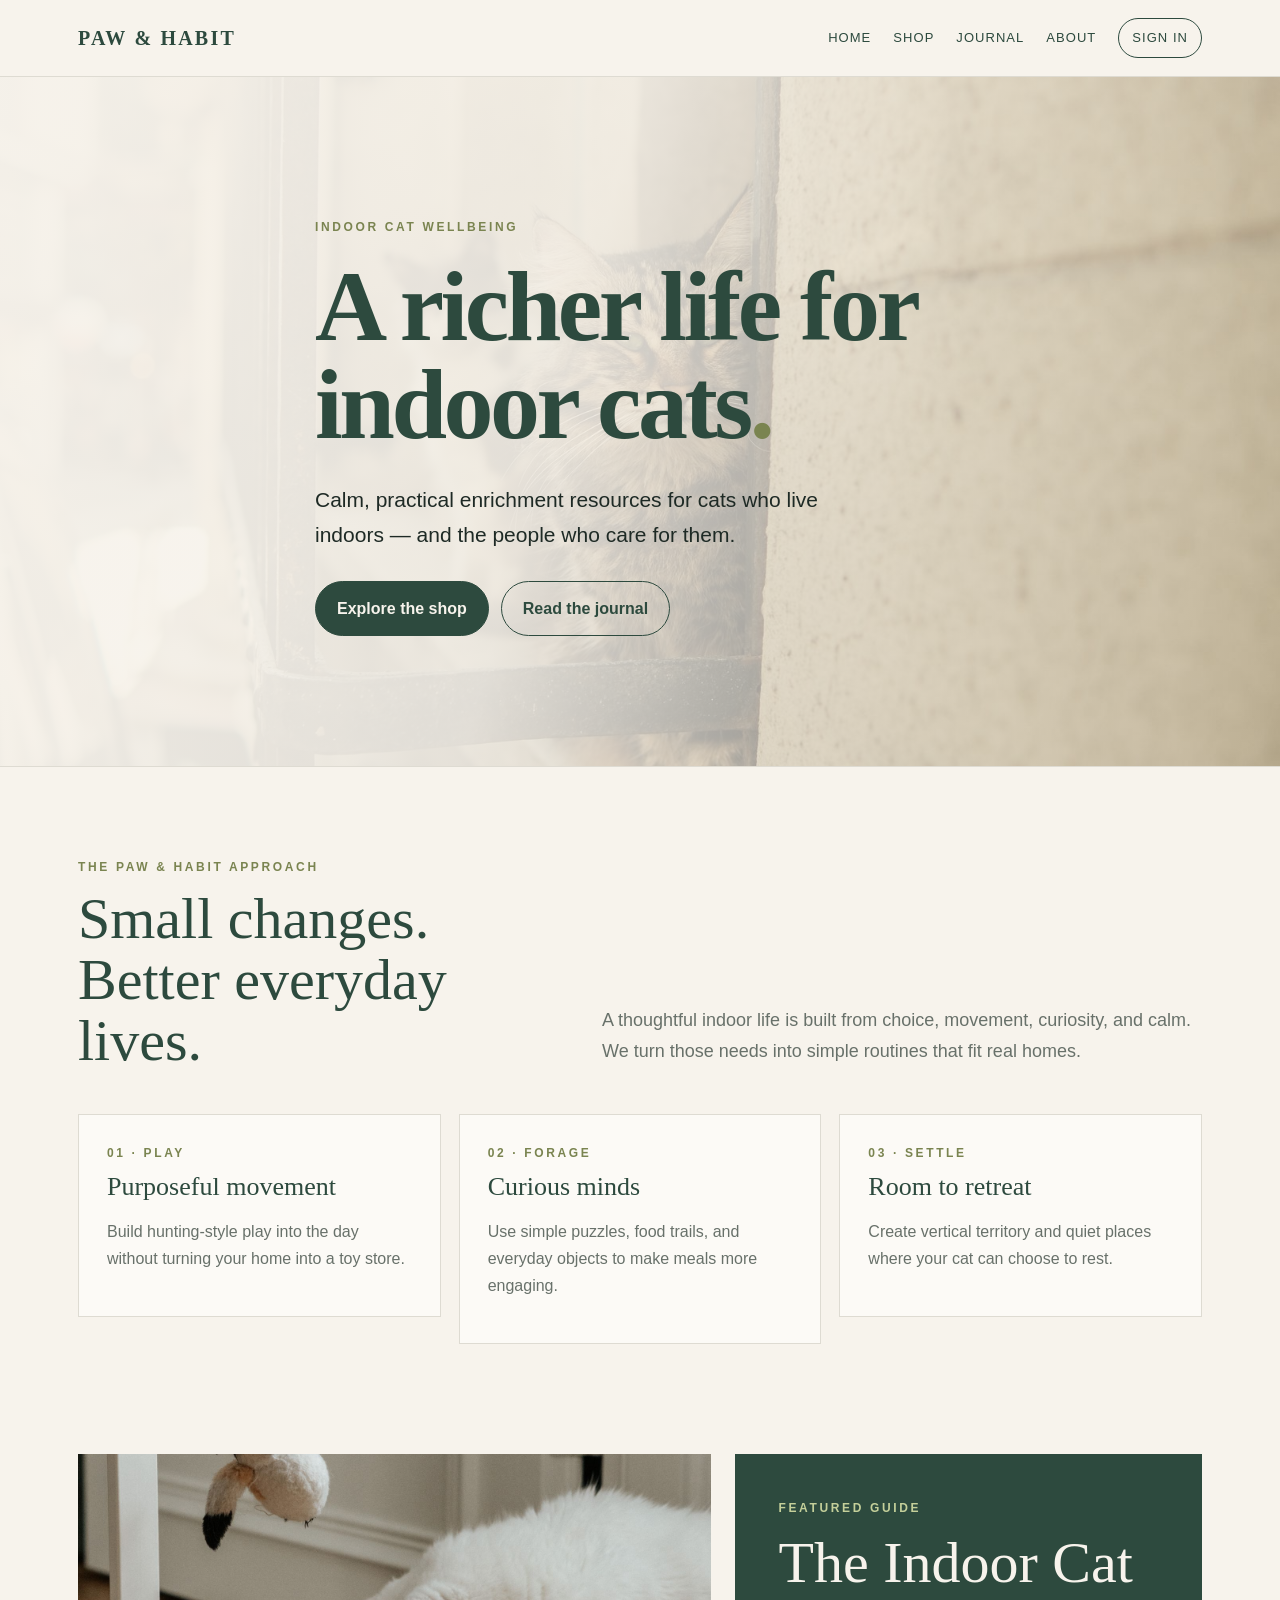
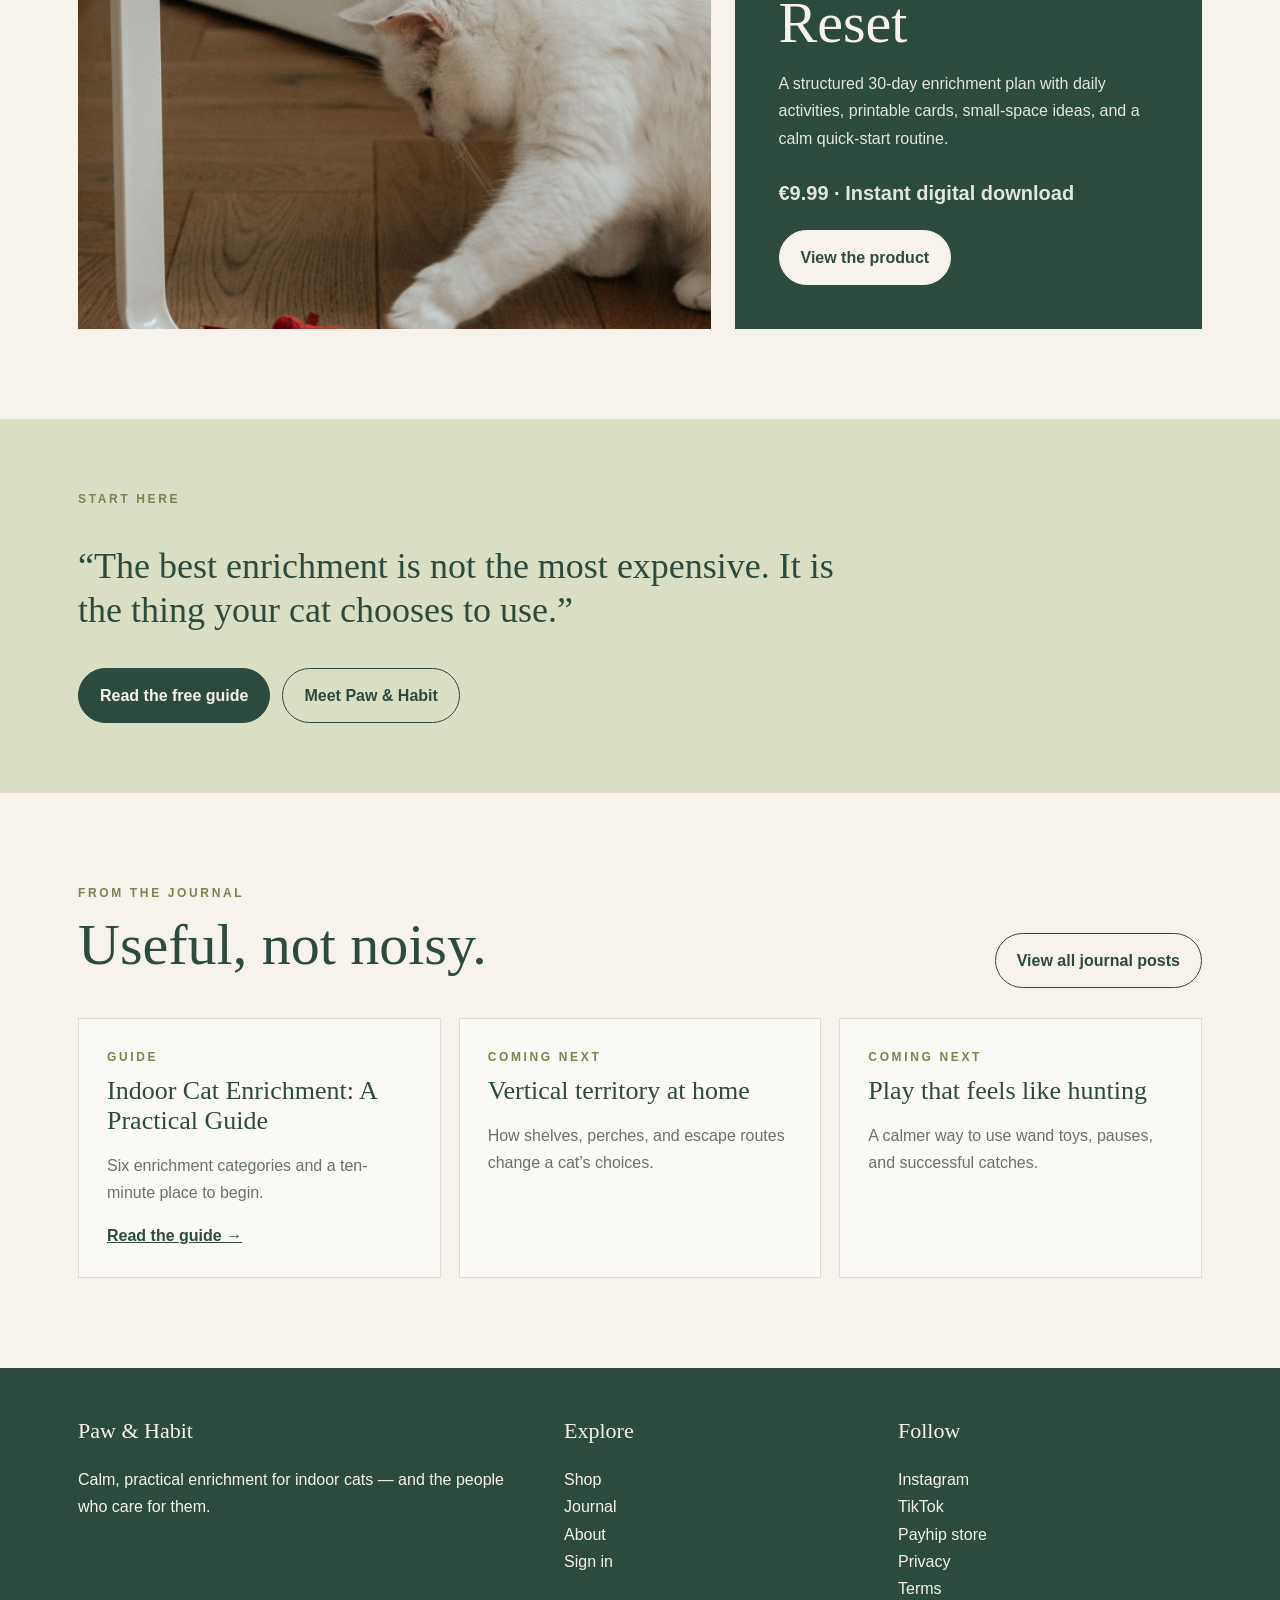
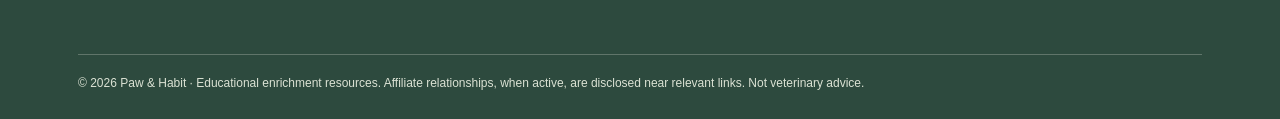
<file: index.html>
<!doctype html><html lang="en"><head><meta charset="utf-8"><meta name="viewport" content="width=device-width,initial-scale=1"><title>Paw &amp; Habit — Better habits for happier indoor cats</title><meta name="description" content="Thoughtful enrichment, practical routines, and useful resources for indoor cats."><link rel="stylesheet" href="styles.css"></head><body><div id="site-header"></div><main><section class="hero"><div class="container"><div class="hero-inner"><div class="eyebrow">Indoor cat wellbeing</div><h1>A richer life for indoor cats<span>.</span></h1><p class="hero-lede">Calm, practical enrichment resources for cats who live indoors — and the people who care for them.</p><div class="actions"><a class="button" href="shop.html">Explore the shop</a><a class="button alt" href="journal.html">Read the journal</a></div></div></div></section><section class="section"><div class="container"><div class="section-head"><div><div class="eyebrow">The Paw &amp; Habit approach</div><h2>Small changes.<br>Better everyday lives.</h2></div><p class="section-intro">A thoughtful indoor life is built from choice, movement, curiosity, and calm. We turn those needs into simple routines that fit real homes.</p></div><div class="cards"><a class="card-link" href="journal.html"><article class="card"><div class="eyebrow">01 · Play</div><h3>Purposeful movement</h3><p>Build hunting-style play into the day without turning your home into a toy store.</p></article></a><a class="card-link" href="journal.html"><article class="card"><div class="eyebrow">02 · Forage</div><h3>Curious minds</h3><p>Use simple puzzles, food trails, and everyday objects to make meals more engaging.</p></article></a><a class="card-link" href="journal.html"><article class="card"><div class="eyebrow">03 · Settle</div><h3>Room to retreat</h3><p>Create vertical territory and quiet places where your cat can choose to rest.</p></article></a></div></div></section><section class="section" style="padding-top:20px"><div class="container"><div class="feature-grid"><div class="feature-image" role="img" aria-label="Cat playing indoors"></div><div class="feature-copy"><div class="eyebrow" style="color:#c4cf9a">Featured guide</div><h2>The Indoor Cat Reset</h2><p>A structured 30-day enrichment plan with daily activities, printable cards, small-space ideas, and a calm quick-start routine.</p><p class="price">€9.99 · Instant digital download</p><a class="button light" href="https://payhip.com/b/gD8AM">View the product</a></div></div></div></section><section class="band"><div class="container"><div class="eyebrow">Start here</div><p class="quote">“The best enrichment is not the most expensive. It is the thing your cat chooses to use.”</p><div class="actions"><a class="button" href="indoor-cat-enrichment-guide.html">Read the free guide</a><a class="button alt" href="about.html">Meet Paw &amp; Habit</a></div></div></section><section class="section"><div class="container"><div class="section-head"><div><div class="eyebrow">From the journal</div><h2>Useful, not noisy.</h2></div><a class="button alt" href="journal.html">View all journal posts</a></div><div class="cards"><article class="card"><div class="eyebrow">Guide</div><h3>Indoor Cat Enrichment: A Practical Guide</h3><p>Six enrichment categories and a ten-minute place to begin.</p><a href="indoor-cat-enrichment-guide.html" style="color:var(--forest);font-weight:bold">Read the guide →</a></article><article class="card"><div class="eyebrow">Coming next</div><h3>Vertical territory at home</h3><p>How shelves, perches, and escape routes change a cat’s choices.</p></article><article class="card"><div class="eyebrow">Coming next</div><h3>Play that feels like hunting</h3><p>A calmer way to use wand toys, pauses, and successful catches.</p></article></div></div></section></main><div id="site-footer"></div><script src="site.js"></script></body></html>
</file>
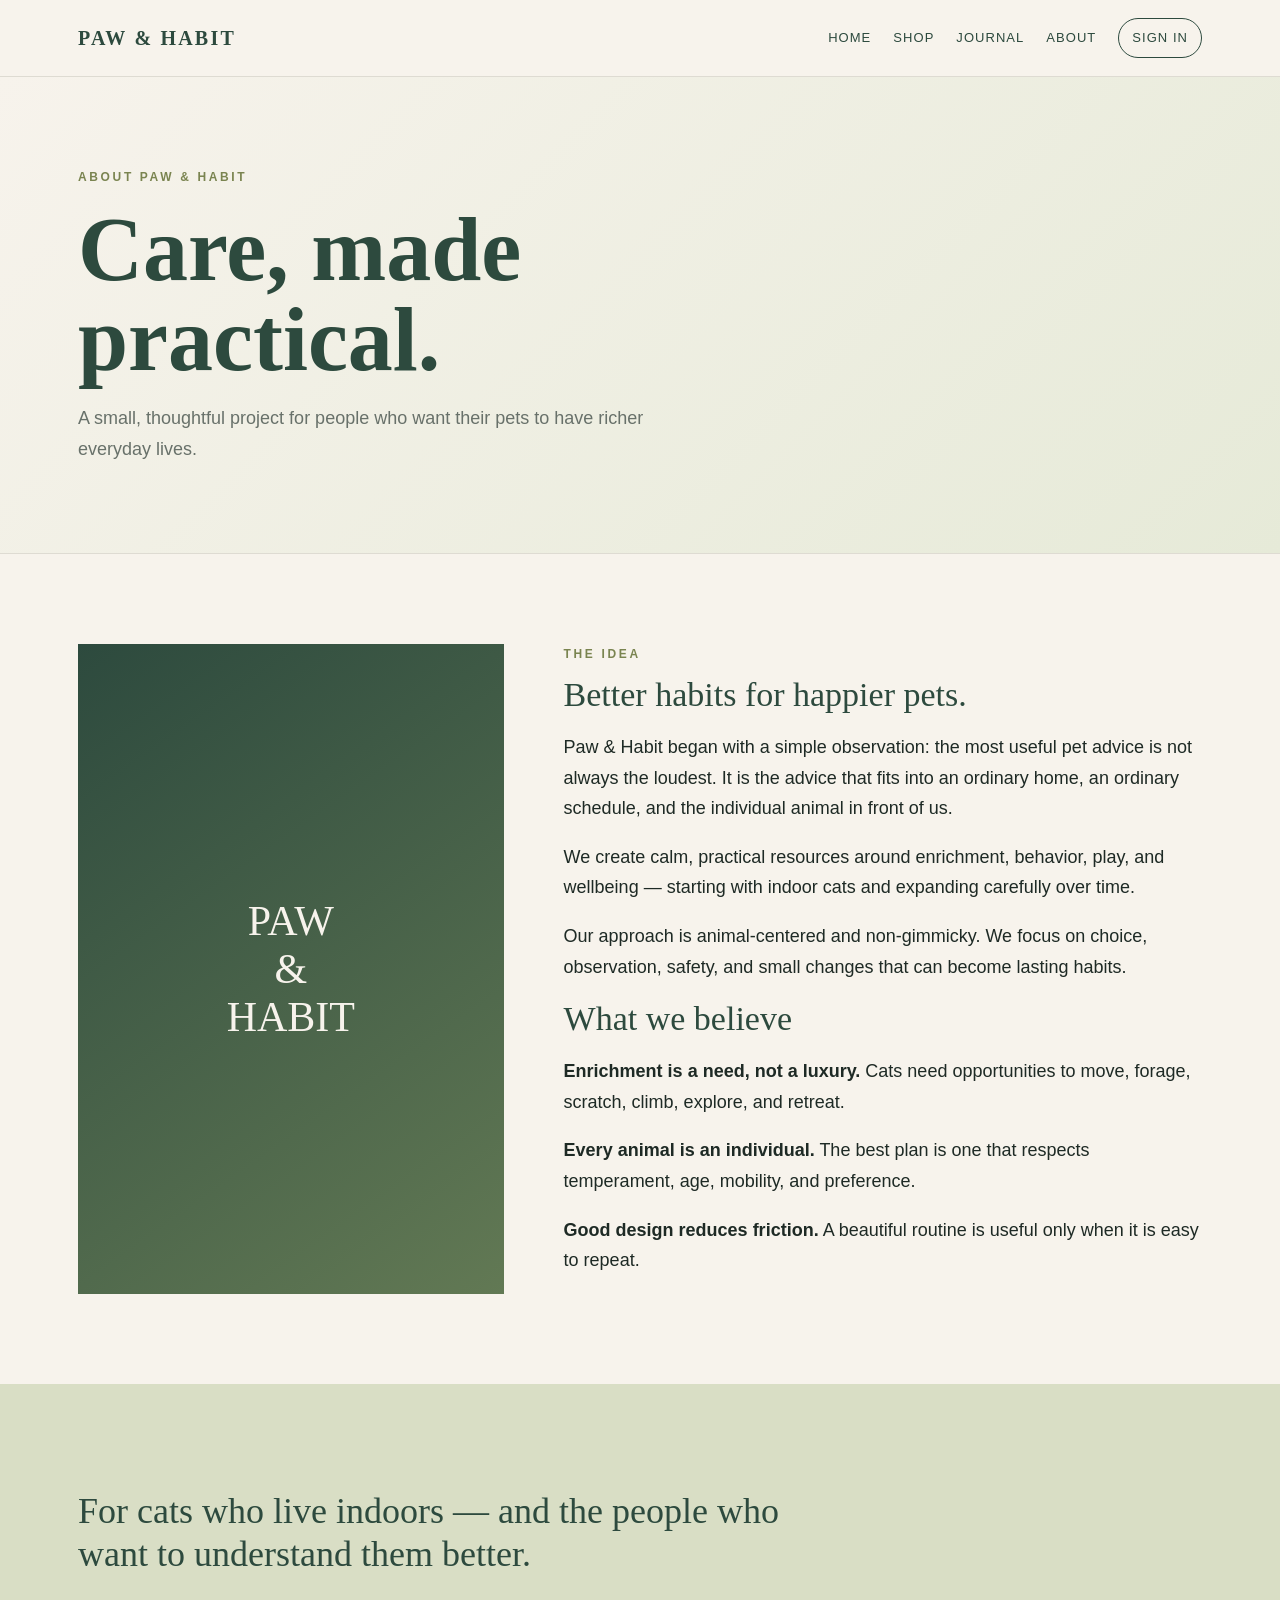
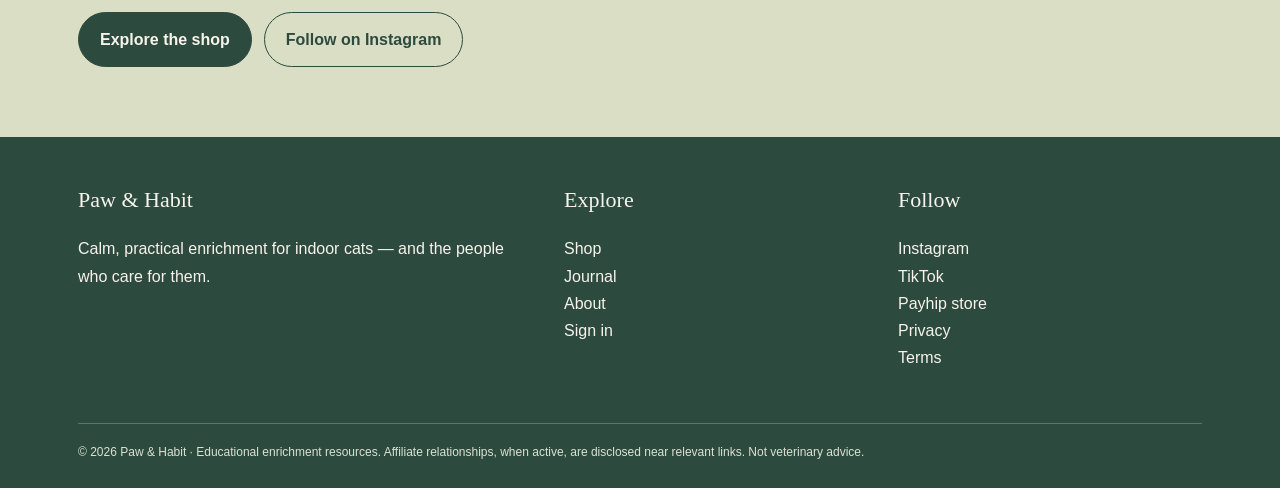
<file: about.html>
<!doctype html><html lang="en"><head><meta charset="utf-8"><meta name="viewport" content="width=device-width,initial-scale=1"><title>About — Paw &amp; Habit</title><meta name="description" content="The story and principles behind Paw & Habit."><link rel="stylesheet" href="styles.css"></head><body><div id="site-header"></div><main><section class="page-hero"><div class="container"><div class="eyebrow">About Paw &amp; Habit</div><h1>Care, made<br>practical.</h1><p class="section-intro">A small, thoughtful project for people who want their pets to have richer everyday lives.</p></div></section><section class="section"><div class="container"><div class="about-grid"><div class="about-mark">PAW<br>&amp;<br>HABIT</div><div class="prose"><div class="eyebrow">The idea</div><h2>Better habits for happier pets.</h2><p>Paw &amp; Habit began with a simple observation: the most useful pet advice is not always the loudest. It is the advice that fits into an ordinary home, an ordinary schedule, and the individual animal in front of us.</p><p>We create calm, practical resources around enrichment, behavior, play, and wellbeing — starting with indoor cats and expanding carefully over time.</p><p>Our approach is animal-centered and non-gimmicky. We focus on choice, observation, safety, and small changes that can become lasting habits.</p><h2>What we believe</h2><p><strong>Enrichment is a need, not a luxury.</strong> Cats need opportunities to move, forage, scratch, climb, explore, and retreat.</p><p><strong>Every animal is an individual.</strong> The best plan is one that respects temperament, age, mobility, and preference.</p><p><strong>Good design reduces friction.</strong> A beautiful routine is useful only when it is easy to repeat.</p></div></div></div></section><section class="band"><div class="container"><p class="quote">For cats who live indoors — and the people who want to understand them better.</p><div class="actions"><a class="button" href="shop.html">Explore the shop</a><a class="button alt" href="https://www.instagram.com/pawandhabit/">Follow on Instagram</a></div></div></section></main><div id="site-footer"></div><script src="site.js"></script></body></html>
</file>
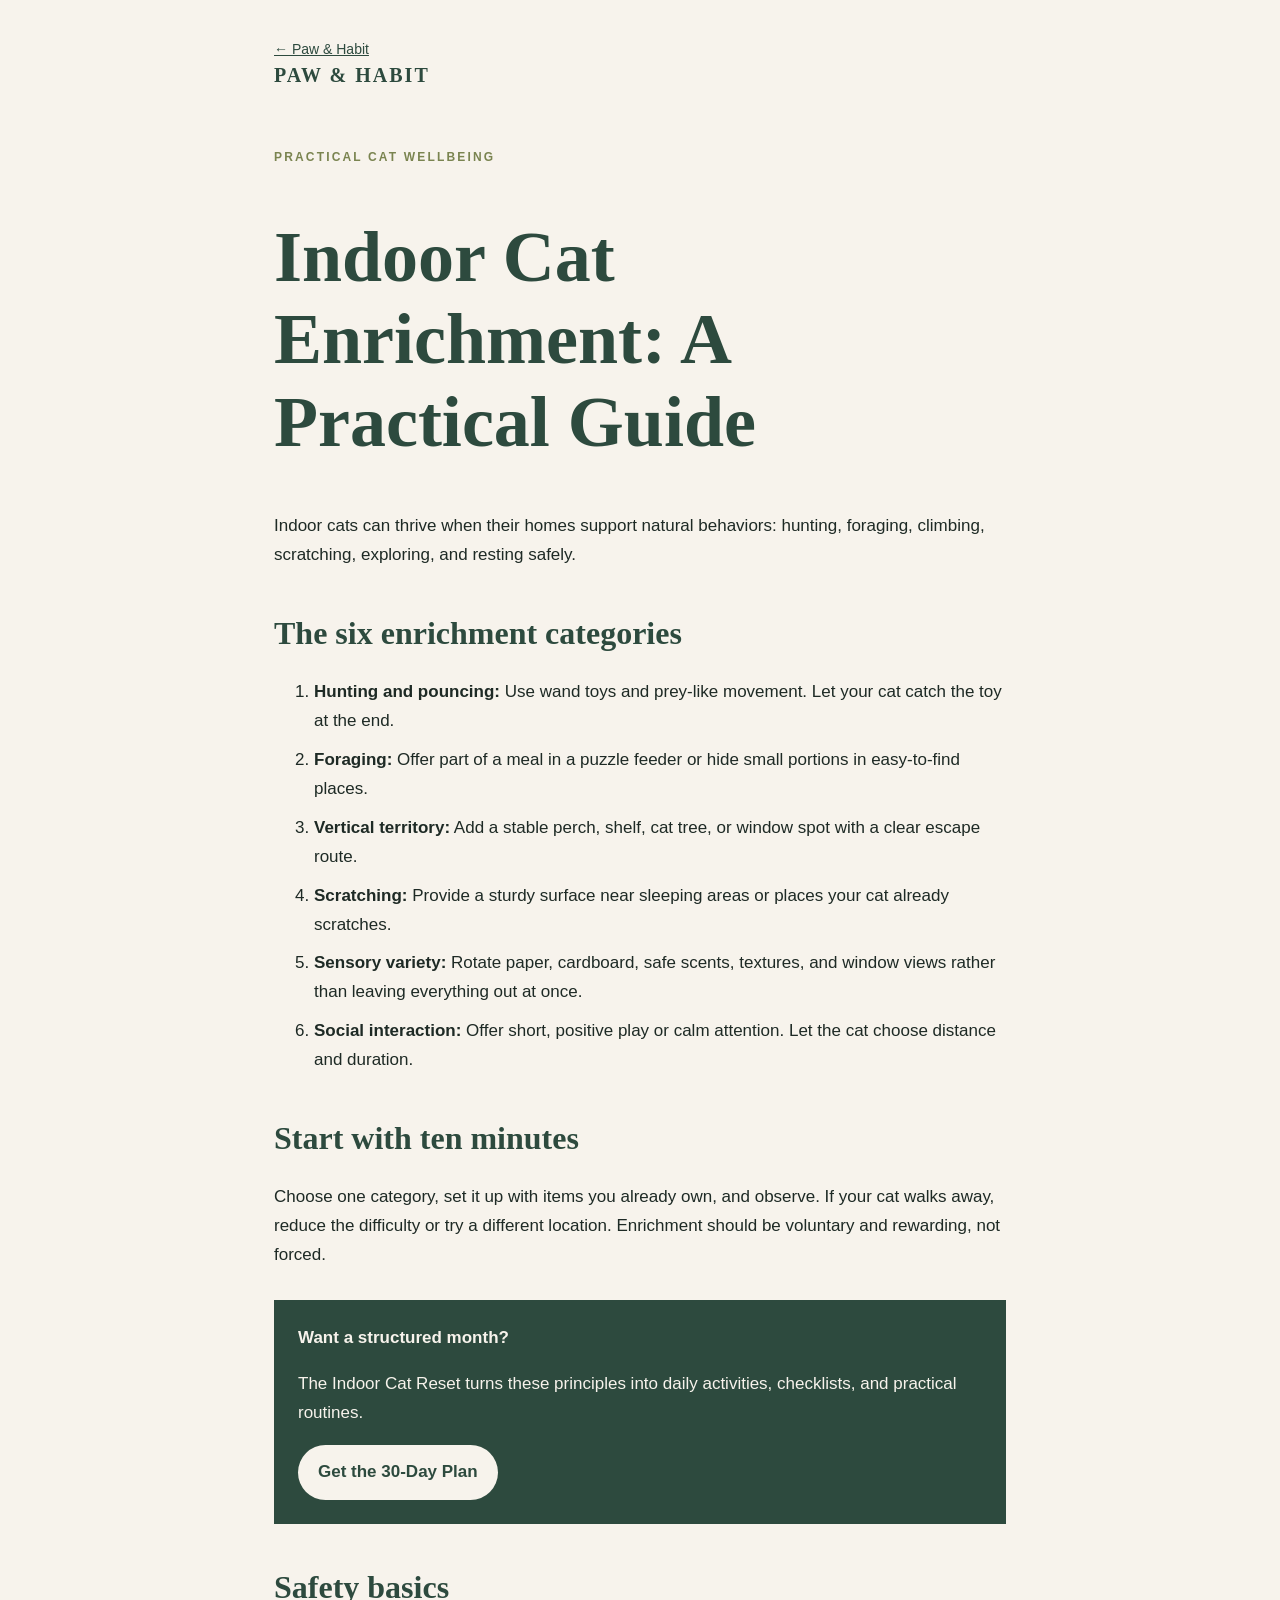
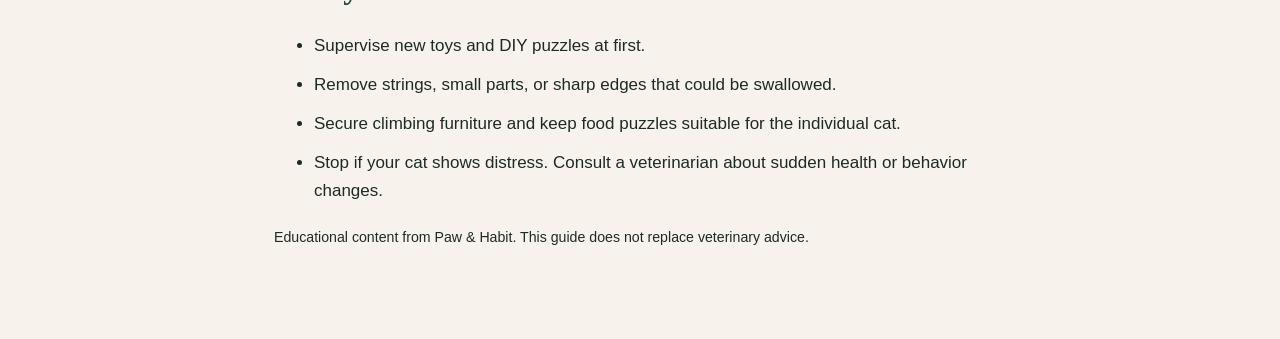
<file: indoor-cat-enrichment-guide.html>
<!doctype html><html lang="en"><head><meta charset="utf-8"><meta name="viewport" content="width=device-width,initial-scale=1"><title>Indoor Cat Enrichment: A Practical Guide | Paw &amp; Habit</title><meta name="description" content="A practical guide to indoor cat enrichment: play, foraging, vertical space, scratching, sensory variety, and calm routines."><style>:root{--cream:#f7f3ec;--forest:#2d4a3e;--olive:#7a8450;--ink:#1e2a25}*{box-sizing:border-box}body{margin:0;background:var(--cream);color:var(--ink);font:17px/1.7 Arial,sans-serif}main{max-width:780px;margin:auto;padding:35px 24px 70px}a{color:var(--forest)}.brand{color:var(--forest);font:bold 20px Georgia,serif;letter-spacing:.1em}.eyebrow{color:var(--olive);font-size:12px;font-weight:bold;letter-spacing:.18em;text-transform:uppercase;margin-top:60px}h1,h2{font-family:Georgia,serif;color:var(--forest);line-height:1.15}h1{font-size:clamp(42px,8vw,72px)}h2{font-size:32px;margin-top:45px}.box{background:var(--forest);color:var(--cream);padding:24px;margin:30px 0}.button{display:inline-block;background:var(--forest);color:var(--cream);padding:13px 20px;border-radius:999px;text-decoration:none;font-weight:bold}.box .button{background:var(--cream);color:var(--forest)}li{margin:10px 0}.back{font-size:14px}</style></head><body><main><a class="back" href="index.html">← Paw &amp; Habit</a><div class="brand">PAW &amp; HABIT</div><div class="eyebrow">Practical cat wellbeing</div><h1>Indoor Cat Enrichment: A Practical Guide</h1><p>Indoor cats can thrive when their homes support natural behaviors: hunting, foraging, climbing, scratching, exploring, and resting safely.</p><h2>The six enrichment categories</h2><ol><li><strong>Hunting and pouncing:</strong> Use wand toys and prey-like movement. Let your cat catch the toy at the end.</li><li><strong>Foraging:</strong> Offer part of a meal in a puzzle feeder or hide small portions in easy-to-find places.</li><li><strong>Vertical territory:</strong> Add a stable perch, shelf, cat tree, or window spot with a clear escape route.</li><li><strong>Scratching:</strong> Provide a sturdy surface near sleeping areas or places your cat already scratches.</li><li><strong>Sensory variety:</strong> Rotate paper, cardboard, safe scents, textures, and window views rather than leaving everything out at once.</li><li><strong>Social interaction:</strong> Offer short, positive play or calm attention. Let the cat choose distance and duration.</li></ol><h2>Start with ten minutes</h2><p>Choose one category, set it up with items you already own, and observe. If your cat walks away, reduce the difficulty or try a different location. Enrichment should be voluntary and rewarding, not forced.</p><div class="box"><strong>Want a structured month?</strong><p>The Indoor Cat Reset turns these principles into daily activities, checklists, and practical routines.</p><a class="button" href="https://payhip.com/b/gD8AM">Get the 30-Day Plan</a></div><h2>Safety basics</h2><ul><li>Supervise new toys and DIY puzzles at first.</li><li>Remove strings, small parts, or sharp edges that could be swallowed.</li><li>Secure climbing furniture and keep food puzzles suitable for the individual cat.</li><li>Stop if your cat shows distress. Consult a veterinarian about sudden health or behavior changes.</li></ul><p><small>Educational content from Paw &amp; Habit. This guide does not replace veterinary advice.</small></p></main></body></html>
</file>
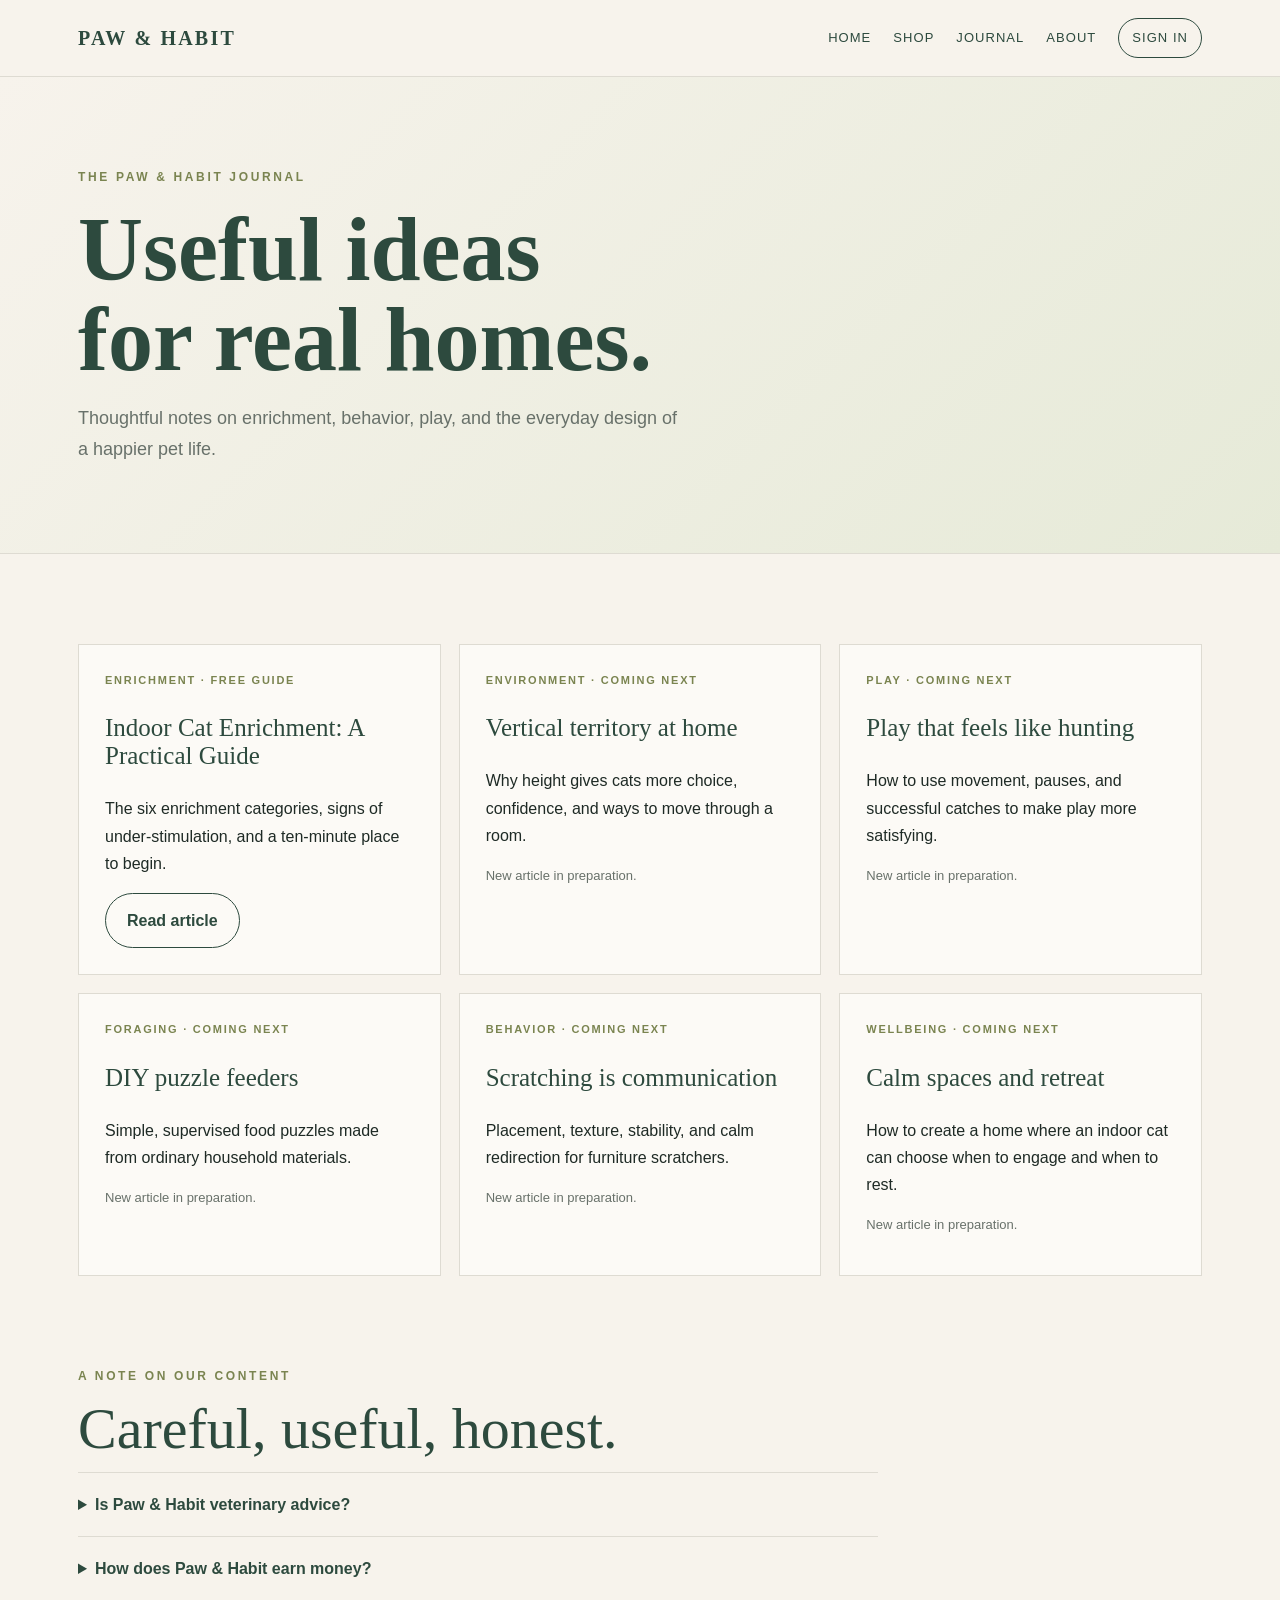
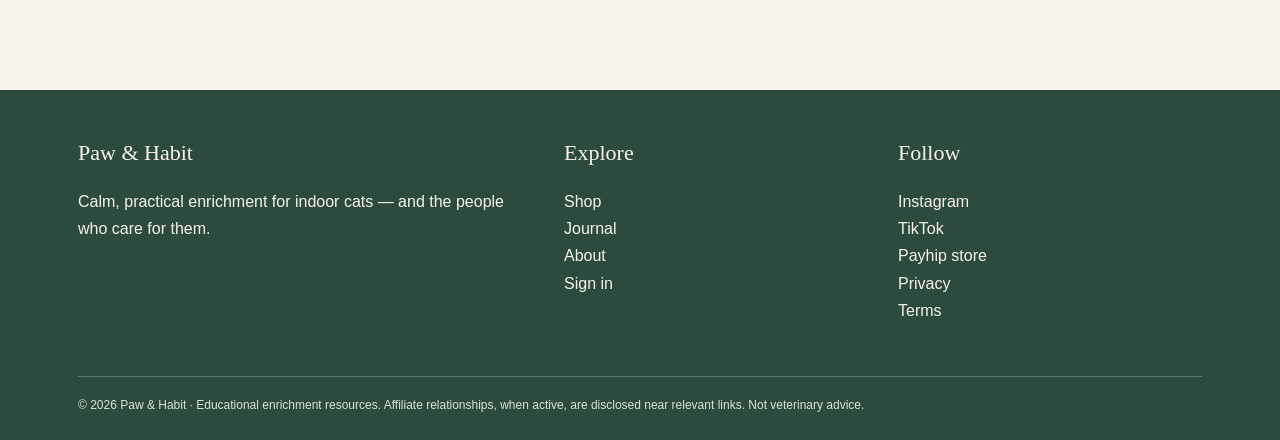
<file: journal.html>
<!doctype html><html lang="en"><head><meta charset="utf-8"><meta name="viewport" content="width=device-width,initial-scale=1"><title>Journal — Paw &amp; Habit</title><meta name="description" content="The Paw & Habit journal: indoor cat enrichment, behavior, play, and wellbeing."><link rel="stylesheet" href="styles.css"></head><body><div id="site-header"></div><main><section class="page-hero"><div class="container"><div class="eyebrow">The Paw &amp; Habit journal</div><h1>Useful ideas<br>for real homes.</h1><p class="section-intro">Thoughtful notes on enrichment, behavior, play, and the everyday design of a happier pet life.</p></div></section><section class="section"><div class="container"><div class="article-grid"><article class="article-card"><div class="article-label">Enrichment · Free guide</div><h3>Indoor Cat Enrichment: A Practical Guide</h3><p>The six enrichment categories, signs of under-stimulation, and a ten-minute place to begin.</p><a class="button alt" href="indoor-cat-enrichment-guide.html">Read article</a></article><article class="article-card"><div class="article-label">Environment · Coming next</div><h3>Vertical territory at home</h3><p>Why height gives cats more choice, confidence, and ways to move through a room.</p><p class="small">New article in preparation.</p></article><article class="article-card"><div class="article-label">Play · Coming next</div><h3>Play that feels like hunting</h3><p>How to use movement, pauses, and successful catches to make play more satisfying.</p><p class="small">New article in preparation.</p></article><article class="article-card"><div class="article-label">Foraging · Coming next</div><h3>DIY puzzle feeders</h3><p>Simple, supervised food puzzles made from ordinary household materials.</p><p class="small">New article in preparation.</p></article><article class="article-card"><div class="article-label">Behavior · Coming next</div><h3>Scratching is communication</h3><p>Placement, texture, stability, and calm redirection for furniture scratchers.</p><p class="small">New article in preparation.</p></article><article class="article-card"><div class="article-label">Wellbeing · Coming next</div><h3>Calm spaces and retreat</h3><p>How to create a home where an indoor cat can choose when to engage and when to rest.</p><p class="small">New article in preparation.</p></article></div></div></section><section class="section" style="padding-top:0"><div class="container"><div class="faq"><div class="eyebrow">A note on our content</div><h2>Careful, useful, honest.</h2><details><summary>Is Paw &amp; Habit veterinary advice?</summary><p>No. Our content is educational and enrichment-focused. Health concerns and sudden behavior changes belong with a qualified veterinarian.</p></details><details><summary>How does Paw &amp; Habit earn money?</summary><p>Through digital products and, when active, clearly disclosed affiliate relationships. Affiliate links never increase the customer’s price.</p></details></div></div></section></main><div id="site-footer"></div><script src="site.js"></script></body></html>
</file>
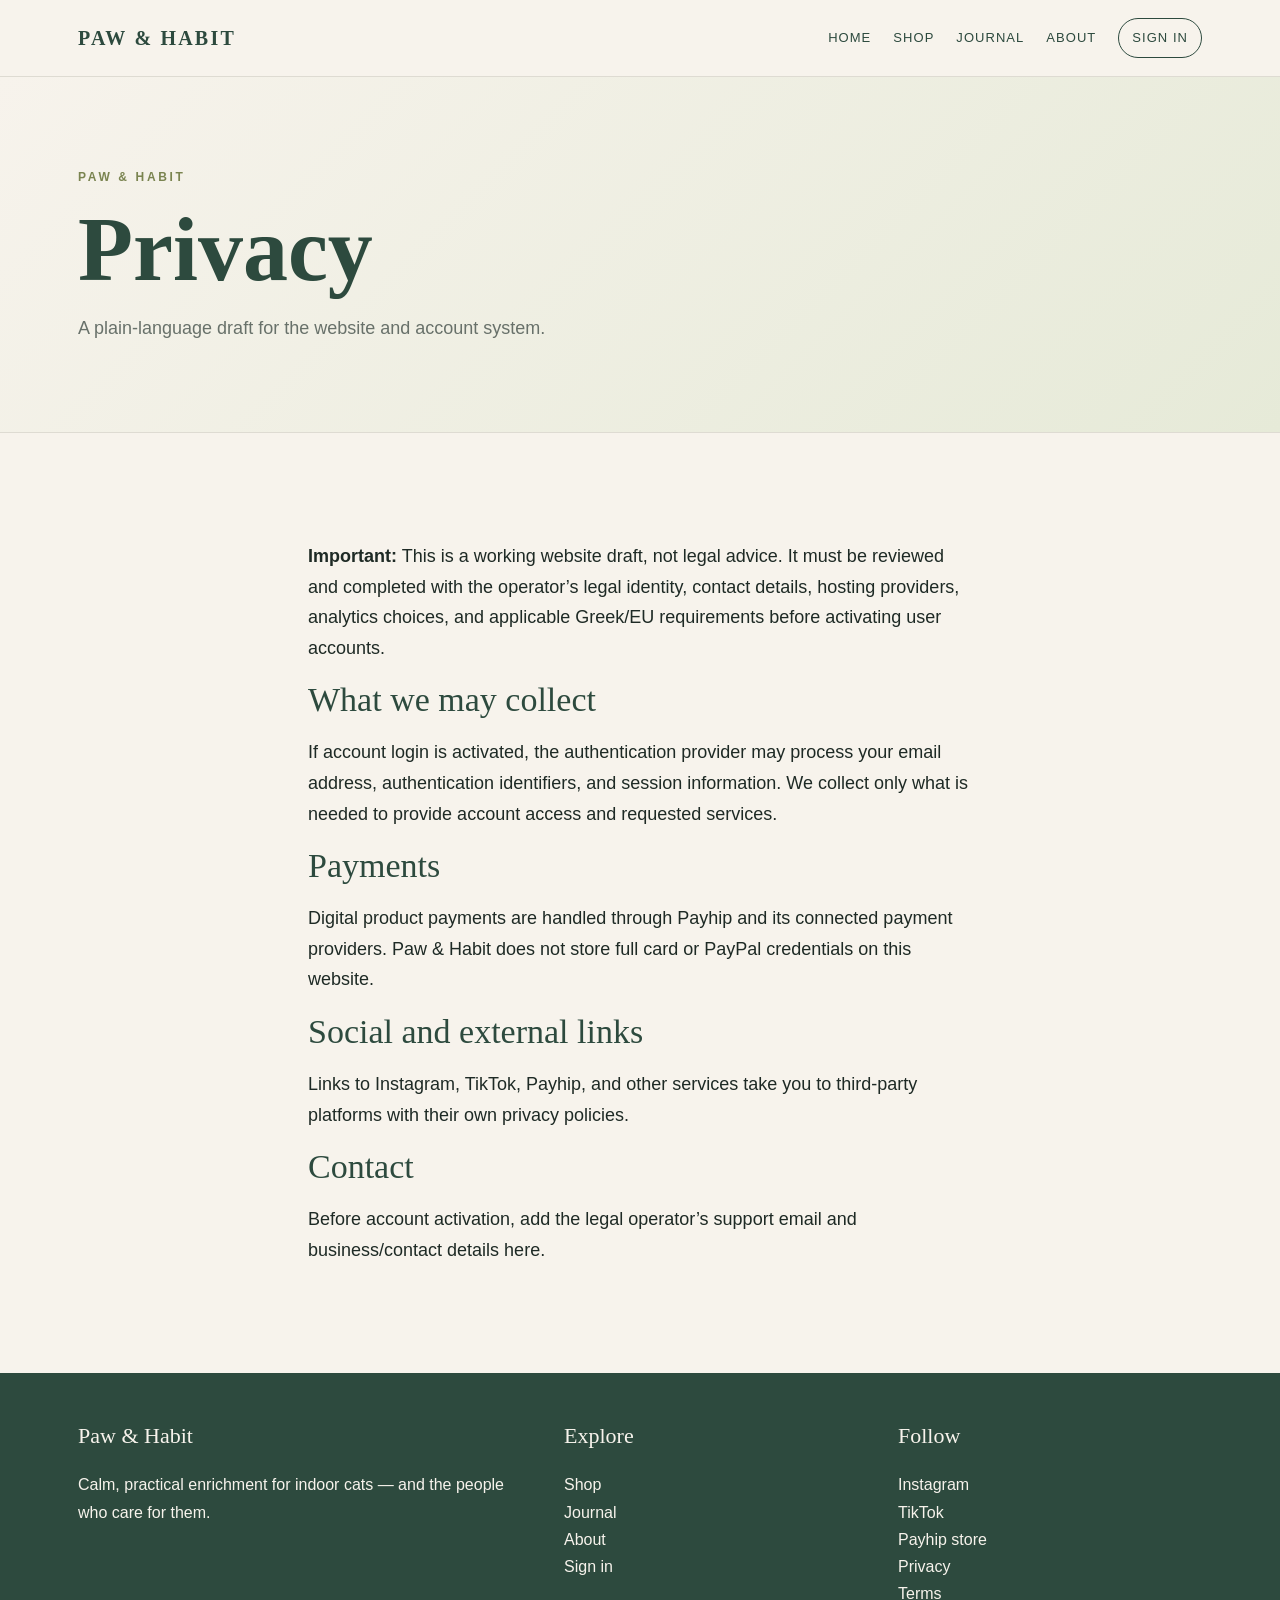
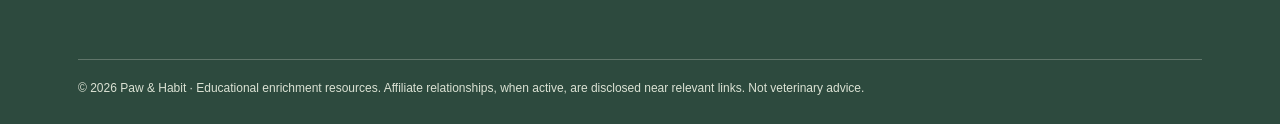
<file: privacy.html>
<!doctype html><html lang="en"><head><meta charset="utf-8"><meta name="viewport" content="width=device-width,initial-scale=1"><title>Privacy — Paw &amp; Habit</title><link rel="stylesheet" href="styles.css"></head><body><div id="site-header"></div><main><section class="page-hero"><div class="container"><div class="eyebrow">Paw &amp; Habit</div><h1>Privacy</h1><p class="section-intro">A plain-language draft for the website and account system.</p></div></section><section class="section"><div class="container prose"><p><strong>Important:</strong> This is a working website draft, not legal advice. It must be reviewed and completed with the operator’s legal identity, contact details, hosting providers, analytics choices, and applicable Greek/EU requirements before activating user accounts.</p><h2>What we may collect</h2><p>If account login is activated, the authentication provider may process your email address, authentication identifiers, and session information. We collect only what is needed to provide account access and requested services.</p><h2>Payments</h2><p>Digital product payments are handled through Payhip and its connected payment providers. Paw &amp; Habit does not store full card or PayPal credentials on this website.</p><h2>Social and external links</h2><p>Links to Instagram, TikTok, Payhip, and other services take you to third-party platforms with their own privacy policies.</p><h2>Contact</h2><p>Before account activation, add the legal operator’s support email and business/contact details here.</p></div></div></section></main><div id="site-footer"></div><script src="site.js"></script></body></html>
</file>
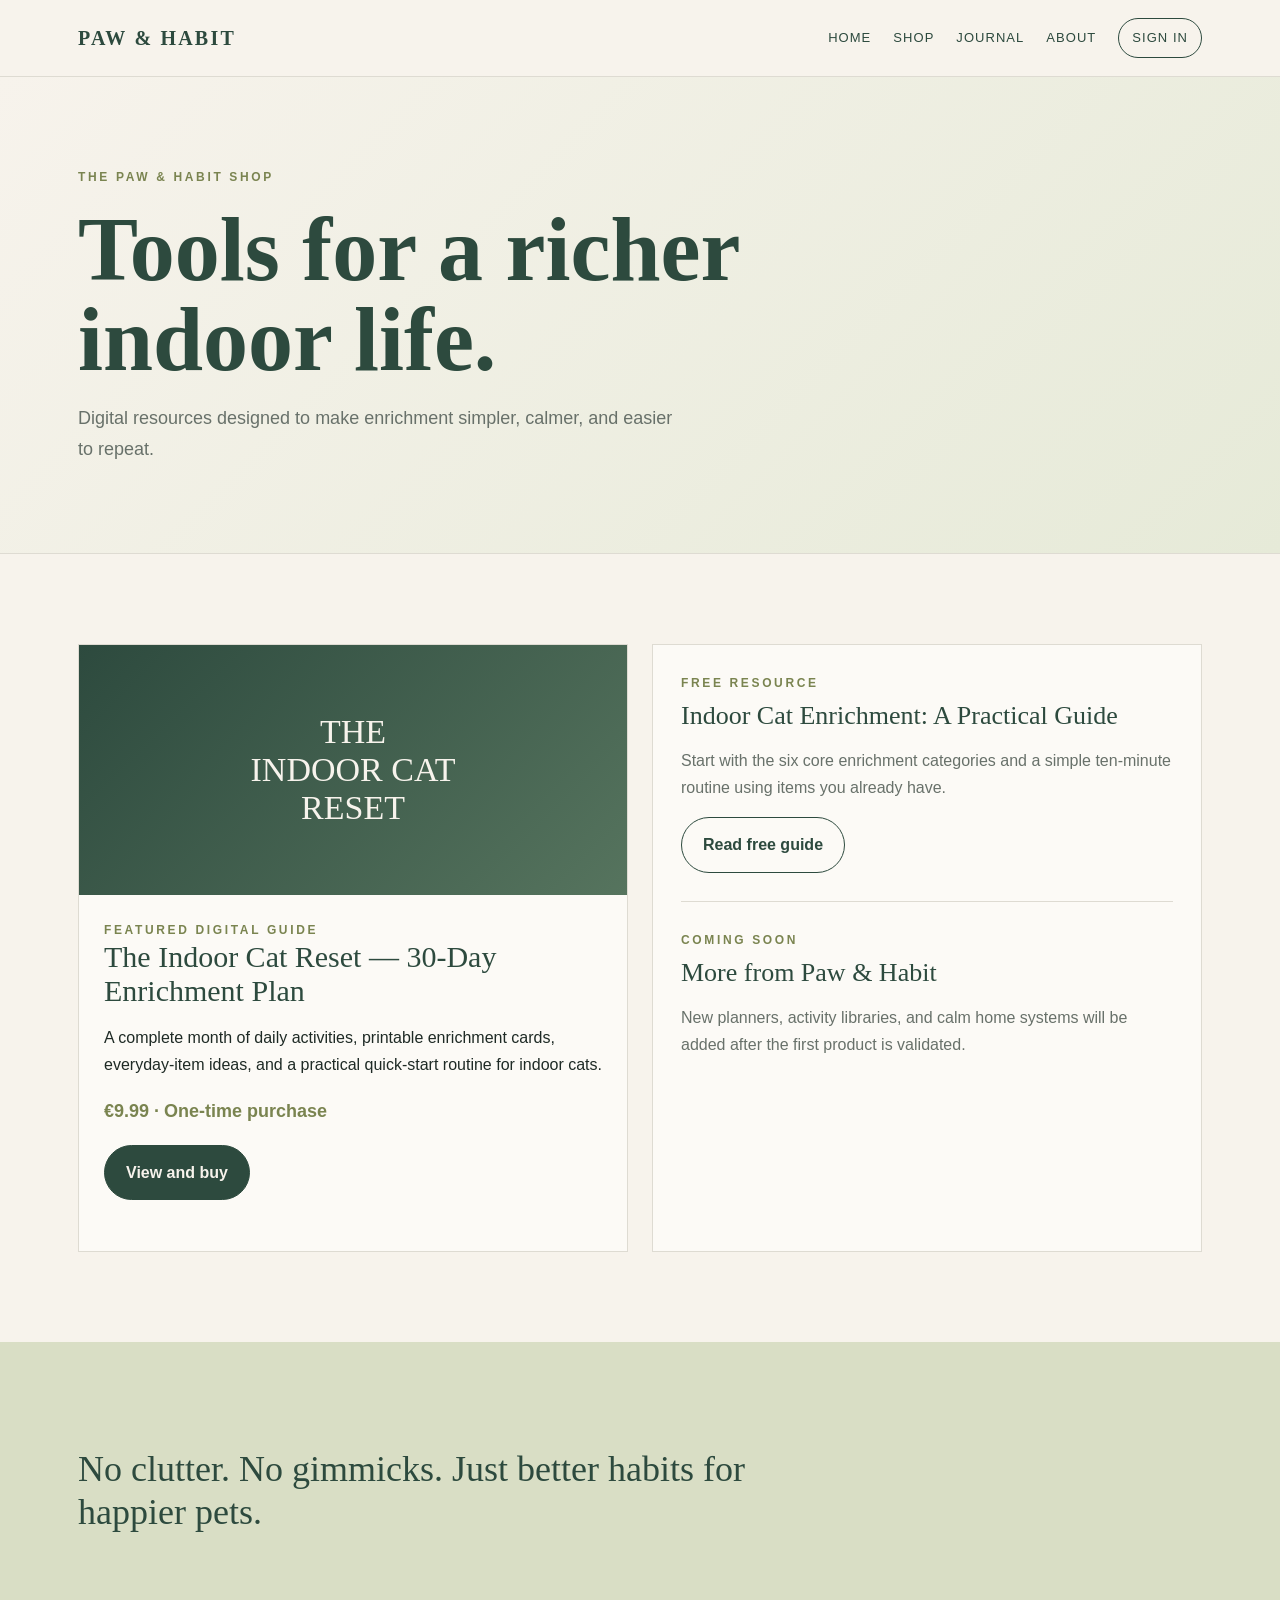
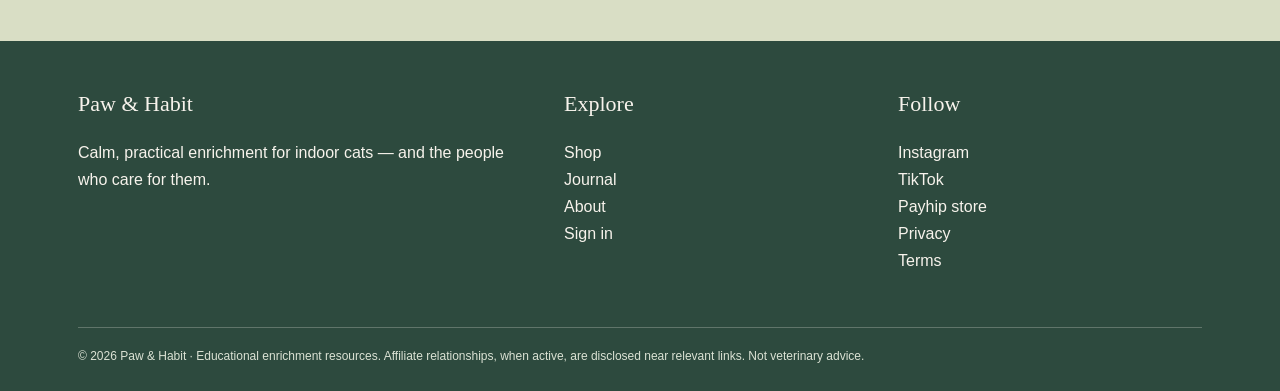
<file: shop.html>
<!doctype html><html lang="en"><head><meta charset="utf-8"><meta name="viewport" content="width=device-width,initial-scale=1"><title>Shop — Paw &amp; Habit</title><meta name="description" content="Paw & Habit digital resources for indoor cat enrichment."><link rel="stylesheet" href="styles.css"></head><body><div id="site-header"></div><main><section class="page-hero"><div class="container"><div class="eyebrow">The Paw &amp; Habit shop</div><h1>Tools for a richer<br>indoor life.</h1><p class="section-intro">Digital resources designed to make enrichment simpler, calmer, and easier to repeat.</p></div></section><section class="section"><div class="container"><div class="shop-grid"><article class="product-card"><div class="product-art"><span>THE<br>INDOOR CAT<br>RESET</span></div><div class="product-info"><div class="eyebrow">Featured digital guide</div><h2>The Indoor Cat Reset — 30-Day Enrichment Plan</h2><p>A complete month of daily activities, printable enrichment cards, everyday-item ideas, and a practical quick-start routine for indoor cats.</p><p class="product-price">€9.99 · One-time purchase</p><a class="button" href="https://payhip.com/b/gD8AM">View and buy</a></div></article><article class="card"><div class="eyebrow">Free resource</div><h3>Indoor Cat Enrichment: A Practical Guide</h3><p>Start with the six core enrichment categories and a simple ten-minute routine using items you already have.</p><a class="button alt" href="indoor-cat-enrichment-guide.html">Read free guide</a><hr style="border:0;border-top:1px solid var(--line);margin:28px 0"><div class="eyebrow">Coming soon</div><h3>More from Paw &amp; Habit</h3><p>New planners, activity libraries, and calm home systems will be added after the first product is validated.</p></article></div></div></section><section class="band"><div class="container"><p class="quote">No clutter. No gimmicks. Just better habits for happier pets.</p></div></section></main><div id="site-footer"></div><script src="site.js"></script></body></html>
</file>
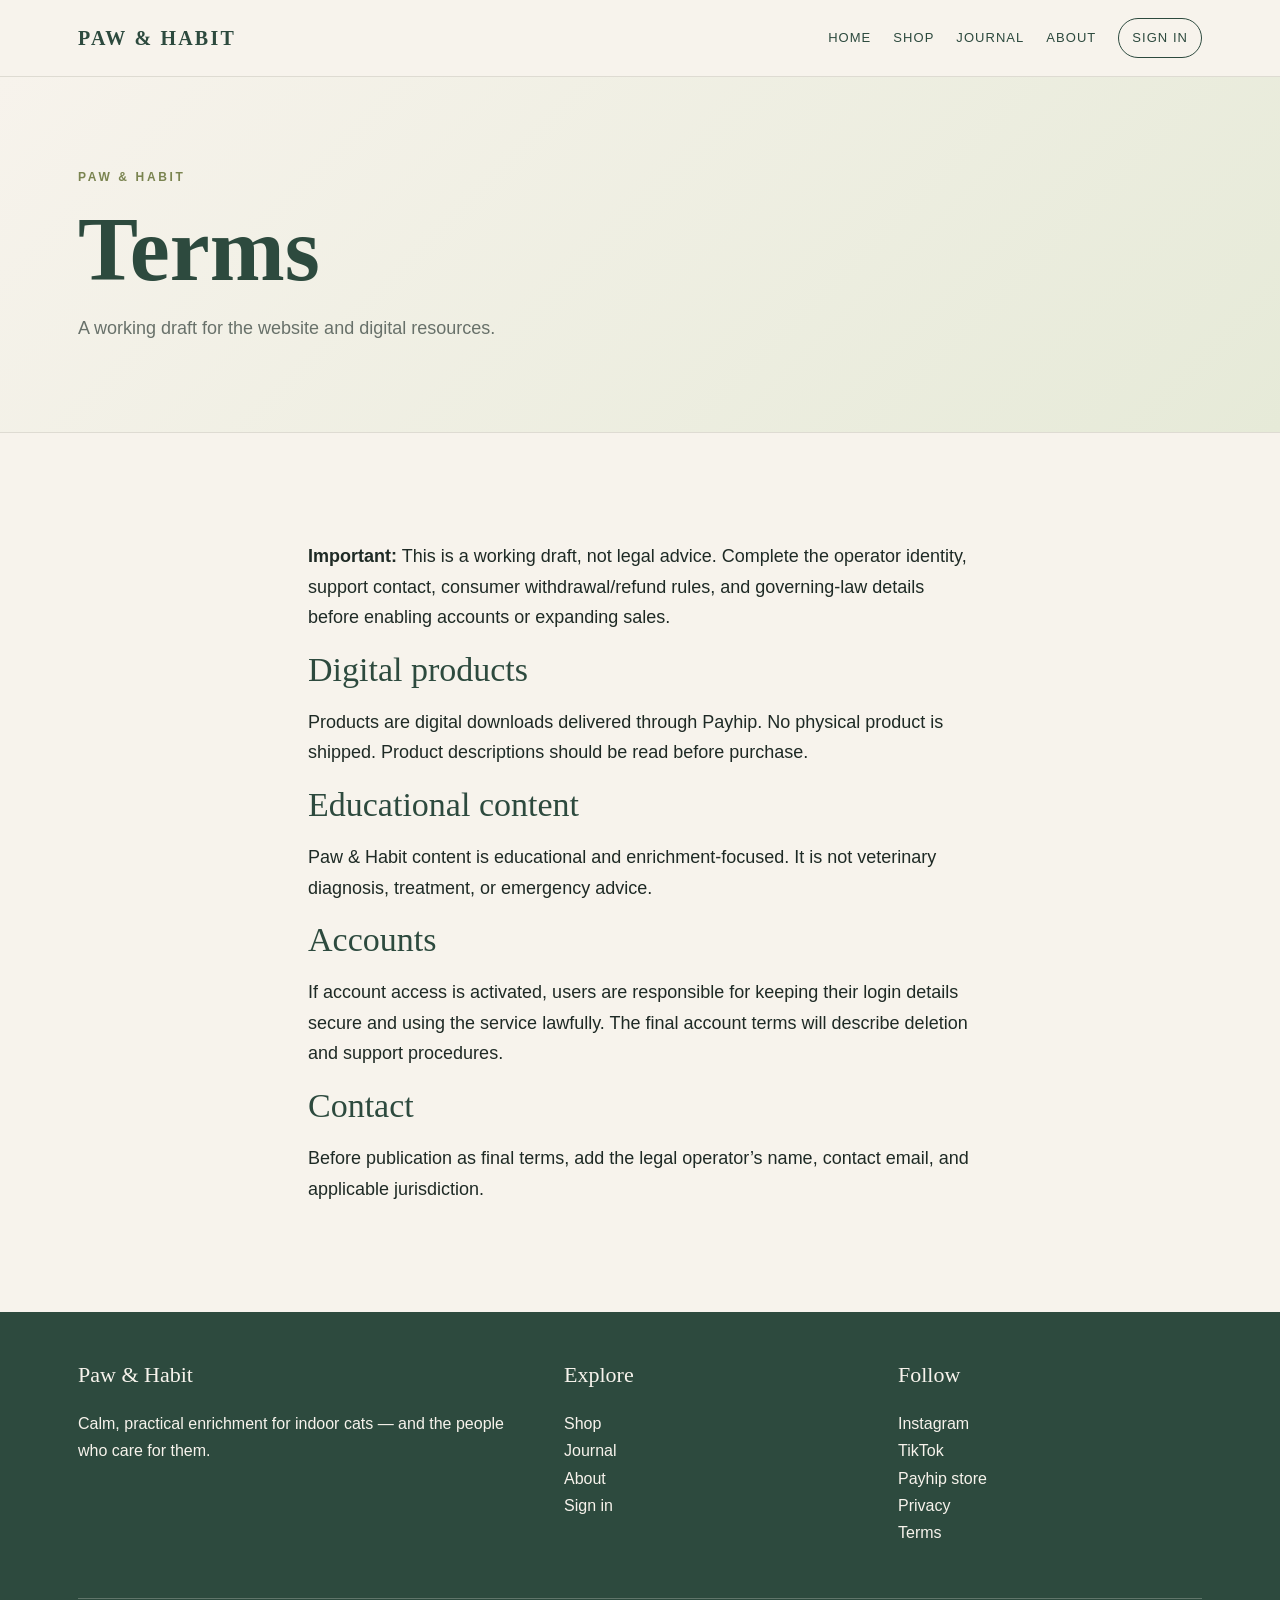
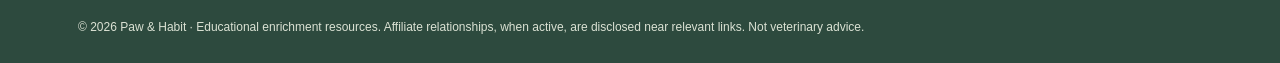
<file: terms.html>
<!doctype html><html lang="en"><head><meta charset="utf-8"><meta name="viewport" content="width=device-width,initial-scale=1"><title>Terms — Paw &amp; Habit</title><link rel="stylesheet" href="styles.css"></head><body><div id="site-header"></div><main><section class="page-hero"><div class="container"><div class="eyebrow">Paw &amp; Habit</div><h1>Terms</h1><p class="section-intro">A working draft for the website and digital resources.</p></div></section><section class="section"><div class="container prose"><p><strong>Important:</strong> This is a working draft, not legal advice. Complete the operator identity, support contact, consumer withdrawal/refund rules, and governing-law details before enabling accounts or expanding sales.</p><h2>Digital products</h2><p>Products are digital downloads delivered through Payhip. No physical product is shipped. Product descriptions should be read before purchase.</p><h2>Educational content</h2><p>Paw &amp; Habit content is educational and enrichment-focused. It is not veterinary diagnosis, treatment, or emergency advice.</p><h2>Accounts</h2><p>If account access is activated, users are responsible for keeping their login details secure and using the service lawfully. The final account terms will describe deletion and support procedures.</p><h2>Contact</h2><p>Before publication as final terms, add the legal operator’s name, contact email, and applicable jurisdiction.</p></div></div></section></main><div id="site-footer"></div><script src="site.js"></script></body></html>
</file>
<file: styles.css>
:root{--cream:#f7f3ec;--paper:#fcfaf6;--forest:#2d4a3e;--olive:#7a8450;--sage:#d9dec5;--ink:#1e2a25;--muted:#68716a;--line:#dedbd2;--serif:Georgia,'Times New Roman',serif;--sans:Arial,sans-serif}*{box-sizing:border-box}html{scroll-behavior:smooth}body{margin:0;background:var(--cream);color:var(--ink);font:16px/1.7 var(--sans)}a{color:inherit}.site-header{position:sticky;top:0;z-index:10;background:rgba(247,243,236,.94);backdrop-filter:blur(12px);border-bottom:1px solid var(--line)}.nav{max-width:1180px;margin:auto;padding:18px 28px;display:flex;align-items:center;justify-content:space-between;gap:24px}.wordmark{font:700 20px var(--serif);letter-spacing:.11em;color:var(--forest);text-decoration:none;white-space:nowrap}.nav-links{display:flex;align-items:center;gap:22px;font-size:13px;letter-spacing:.08em;text-transform:uppercase}.nav-links a{text-decoration:none;color:var(--forest)}.nav-links a:hover{color:var(--olive)}.nav-cta{border:1px solid var(--forest);padding:8px 13px;border-radius:999px}.menu-toggle{display:none;background:none;border:0;color:var(--forest);font-size:24px}.container{max-width:1180px;margin:auto;padding:0 28px}.eyebrow{color:var(--olive);font-size:12px;font-weight:bold;letter-spacing:.22em;text-transform:uppercase}.hero{min-height:690px;padding:100px 0 90px;display:flex;align-items:center;background:linear-gradient(105deg,rgba(247,243,236,.98) 0%,rgba(247,243,236,.9) 44%,rgba(247,243,236,.22) 100%),url('cat-window-pexels.jpeg') center/cover;border-bottom:1px solid var(--line)}.hero-inner{max-width:650px}.hero h1{font:600 clamp(50px,8vw,100px)/.98 var(--serif);letter-spacing:-.035em;color:var(--forest);margin:20px 0 28px}.hero h1 span{color:var(--olive)}.hero-lede{font-size:21px;max-width:560px}.actions{display:flex;flex-wrap:wrap;gap:12px;margin-top:28px}.button{display:inline-block;padding:13px 21px;border-radius:999px;background:var(--forest);color:var(--cream);font-weight:bold;text-decoration:none;border:1px solid var(--forest);cursor:pointer}.button:hover{background:var(--olive);border-color:var(--olive)}.button.alt{background:transparent;color:var(--forest)}.button.light{background:var(--cream);color:var(--forest);border-color:var(--cream)}.section{padding:90px 0}.section-head{display:flex;justify-content:space-between;gap:30px;align-items:end;margin-bottom:30px}.section h2{font:500 clamp(34px,5vw,58px)/1.05 var(--serif);color:var(--forest);margin:12px 0}.section-intro{max-width:600px;color:var(--muted);font-size:18px}.cards{display:grid;grid-template-columns:repeat(3,1fr);gap:18px}.card{background:var(--paper);border:1px solid var(--line);padding:28px}.card h3{font:26px var(--serif);color:var(--forest);margin:8px 0}.card p{color:var(--muted)}.card-link{text-decoration:none}.card-link:hover .card{border-color:var(--olive);transform:translateY(-2px);transition:.2s}.feature-grid{display:grid;grid-template-columns:1.15fr .85fr;gap:24px;align-items:stretch}.feature-image{min-height:440px;background:url('cat-play.jpeg') center/cover}.feature-copy{background:var(--forest);color:var(--cream);padding:44px}.feature-copy h2{color:var(--cream);margin-top:14px}.feature-copy p{color:#e3e7db}.price{font-size:20px;font-weight:bold;margin-top:24px}.number-list{counter-reset:item;display:grid;gap:16px}.number-item{display:grid;grid-template-columns:55px 1fr;gap:18px;align-items:start}.number-item:before{counter-increment:item;content:counter(item,decimal-leading-zero);font:28px var(--serif);color:var(--olive)}.number-item h3{margin:0;font:24px var(--serif);color:var(--forest)}.band{background:var(--sage);padding:70px 0}.quote{font:36px/1.2 var(--serif);color:var(--forest);max-width:760px}.page-hero{padding:90px 0 70px;background:linear-gradient(135deg,#f7f3ec,#e6ead8);border-bottom:1px solid var(--line)}.page-hero h1{font:600 clamp(48px,8vw,90px)/1 var(--serif);color:var(--forest);margin:18px 0}.shop-grid{display:grid;grid-template-columns:repeat(2,1fr);gap:24px}.product-card{background:var(--paper);border:1px solid var(--line);padding:0 0 26px;overflow:hidden}.product-art{height:250px;background:linear-gradient(135deg,var(--forest),#56745e);display:flex;align-items:center;justify-content:center;color:var(--cream);text-align:center;padding:25px}.product-art span{font:34px var(--serif)}.product-info{padding:25px}.product-info h2{font:30px var(--serif);color:var(--forest);margin:0 0 10px}.product-price{font-weight:bold;color:var(--olive);font-size:18px}.article-grid{display:grid;grid-template-columns:repeat(3,1fr);gap:18px}.article-card{background:var(--paper);border:1px solid var(--line);padding:26px}.article-card h3{font:25px var(--serif);color:var(--forest)}.article-label{font-size:11px;letter-spacing:.16em;text-transform:uppercase;color:var(--olive);font-weight:bold}.about-grid{display:grid;grid-template-columns:.8fr 1.2fr;gap:60px}.about-mark{min-height:380px;background:linear-gradient(145deg,var(--forest),#627954);display:flex;align-items:center;justify-content:center;color:var(--cream);font:42px var(--serif);text-align:center;padding:30px}.prose{max-width:720px}.prose h2{font:34px var(--serif);color:var(--forest)}.prose p{font-size:18px}.faq{max-width:800px}.faq details{border-top:1px solid var(--line);padding:18px 0}.faq summary{cursor:pointer;font-weight:bold;color:var(--forest)}.auth-shell{min-height:680px;display:grid;place-items:center;padding:70px 0}.auth-card{max-width:460px;width:100%;background:var(--paper);border:1px solid var(--line);padding:36px}.auth-card h1{font:38px var(--serif);color:var(--forest);margin-top:0}.field{display:grid;gap:6px;margin:16px 0}.field label{font-size:13px;font-weight:bold;color:var(--forest)}.field input{padding:13px;border:1px solid #bfc4bb;background:white;font:16px var(--sans)}.social-auth{display:grid;gap:10px;margin:18px 0}.social-button{width:100%;background:white;border:1px solid var(--line);padding:12px;cursor:pointer;font-weight:bold;color:var(--ink)}.divider{display:flex;align-items:center;gap:12px;color:var(--muted);font-size:13px}.divider:before,.divider:after{content:'';height:1px;background:var(--line);flex:1}.small{font-size:13px;color:var(--muted)}.status{padding:10px;background:#eef2e7;color:var(--forest);font-size:14px;margin-top:14px}.site-footer{background:var(--forest);color:var(--cream);padding:50px 0 25px}.footer-grid{display:grid;grid-template-columns:1.2fr .8fr .8fr;gap:30px}.site-footer h3{font:22px var(--serif);margin-top:0}.site-footer a{color:var(--cream);text-decoration:none}.site-footer a:hover{color:#c4cf9a}.footer-bottom{border-top:1px solid rgba(247,243,236,.25);margin-top:36px;padding-top:18px;font-size:12px;color:#dbe2d4}.hidden{display:none!important}@media(max-width:760px){.nav{padding:15px 20px}.menu-toggle{display:block}.nav-links{display:none;position:absolute;left:0;right:0;top:64px;background:var(--cream);padding:20px;flex-direction:column;align-items:flex-start;border-bottom:1px solid var(--line)}.nav-links.open{display:flex}.container{padding:0 20px}.hero{min-height:680px;padding:70px 0;background:linear-gradient(180deg,rgba(247,243,236,.96) 0%,rgba(247,243,236,.72) 52%,rgba(247,243,236,.16) 100%),url('cat-window-pexels.jpeg') 62% center/cover}.hero h1{font-size:57px}.hero-lede{font-size:18px}.section{padding:65px 0}.section-head{display:block}.cards,.shop-grid,.article-grid,.feature-grid,.about-grid{grid-template-columns:1fr}.feature-image{min-height:300px}.feature-copy{padding:28px}.quote{font-size:28px}.footer-grid{grid-template-columns:1fr}.page-hero{padding:65px 0 50px}.page-hero h1{font-size:57px}.auth-card{padding:26px}}
</file>
